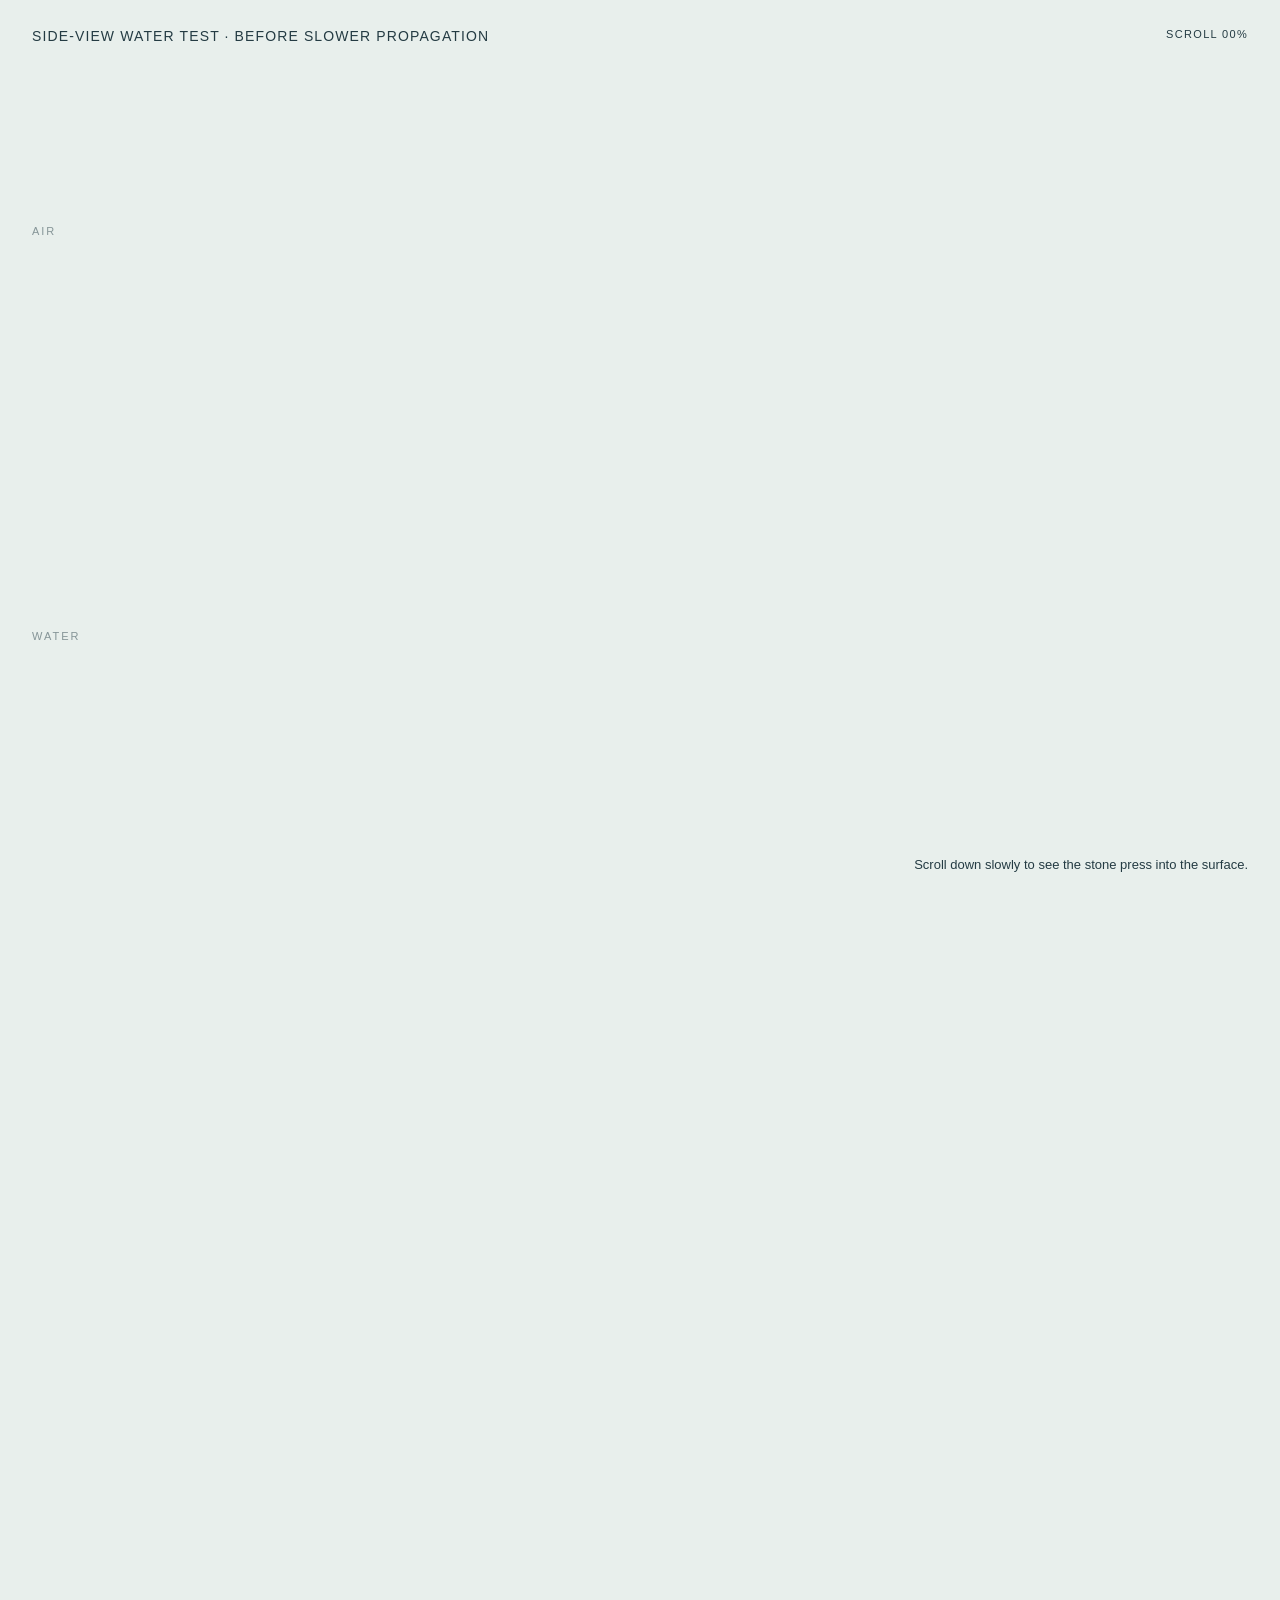
<file: side-view-water-before-slow.html>
<!doctype html>
<html lang="en">
  <head>
    <meta charset="UTF-8" />
    <meta name="viewport" content="width=device-width, initial-scale=1.0" />
    <title>Side-view water test — before slower propagation</title>
    <style>
      :root { color-scheme: light; font-family: "DM Sans", Arial, sans-serif; }
      * { box-sizing: border-box; }
      html, body { margin: 0; min-height: 100%; background: #e8efec; }
      body { min-height: 260svh; overflow-x: hidden; }
      #water-test-canvas { position: fixed; inset: 0; z-index: 0; display: block; width: 100%; height: 100%; }
      .water-test-ui { position: fixed; inset: 0; z-index: 1; pointer-events: none; color: #243b43; }
      .water-test-title { position: absolute; top: 28px; left: 32px; margin: 0; font-size: 14px; font-weight: 500; letter-spacing: .08em; text-transform: uppercase; }
      .water-test-help { position: absolute; right: 32px; bottom: 28px; margin: 0; font-size: 13px; }
      .water-test-label { position: absolute; left: 32px; color: rgba(36,59,67,.5); font-size: 11px; letter-spacing: .18em; }
      .water-test-label--air { top: 25%; }
      .water-test-label--water { top: 70%; }
      .water-test-progress { position: absolute; top: 28px; right: 32px; font-size: 11px; letter-spacing: .12em; }
      @media (max-width: 640px) {
        .water-test-title, .water-test-label { left: 18px; }
        .water-test-help, .water-test-progress { right: 18px; }
      }
    </style>
  </head>
  <body>
    <canvas id="water-test-canvas" aria-label="Side-view water simulation test"></canvas>
    <div class="water-test-ui" aria-hidden="true">
      <h1 class="water-test-title">Side-view water test · before slower propagation</h1>
      <span class="water-test-label water-test-label--air">AIR</span>
      <span class="water-test-label water-test-label--water">WATER</span>
      <span class="water-test-progress" id="water-test-progress">SCROLL 00%</span>
      <p class="water-test-help">Scroll down slowly to see the stone press into the surface.</p>
    </div>
    <script type="module" src="/side-view-water-before-slow.js"></script>
  </body>
</html>
</file>
